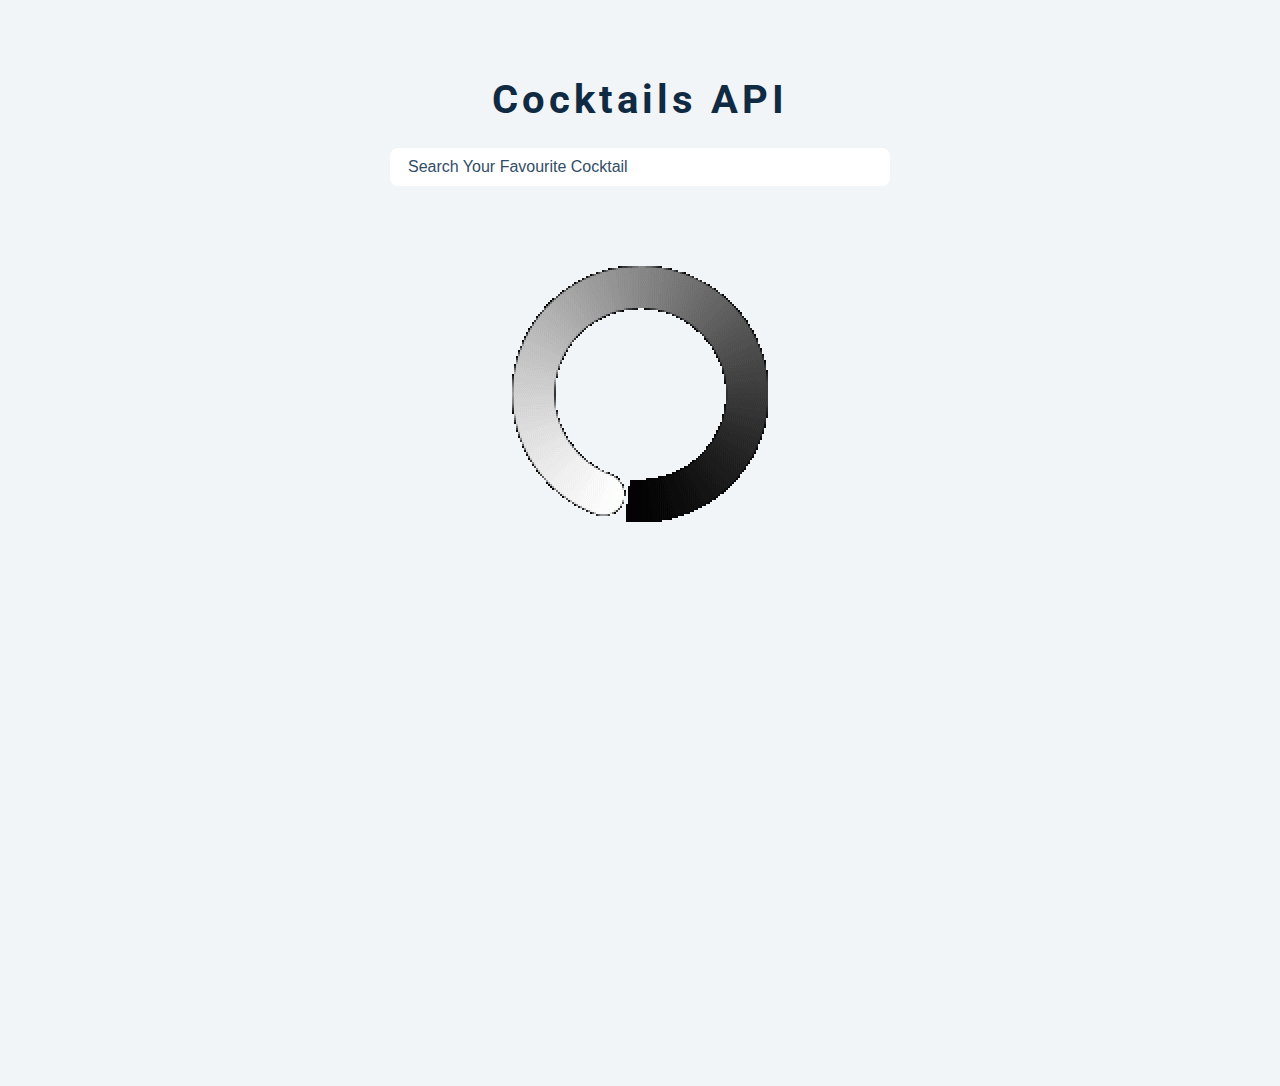
<file: Cocktails/index.html>
<!DOCTYPE html>
<html lang="en">

<head>
    <meta charset="UTF-8" />
    <meta name="viewport" content="width=device-width, initial-scale=1.0" />
    <title>Cocktails</title>
    <!-- font-awesome -->
    <link rel="stylesheet" href="https://cdnjs.cloudflare.com/ajax/libs/font-awesome/5.14.0/css/all.min.css" />
    <!-- css -->
    <link rel="stylesheet" href="./style.css" />
</head>

<body>
    <form class="search-form">
        <h2>Cocktails API</h2>
        <input type="text" placeholder="search your favourite cocktail" name="drink" />
    </form>

    <section class="section cocktails">
        <article class="loading hide-loading">
            <img src="./loading2.gif" alt="" />
        </article>
        <h2 class="title"></h2>
        <div class="section-center"></div>
    </section>
    <script type="module" src="./app.js"></script>
</body>

</html>
</file>
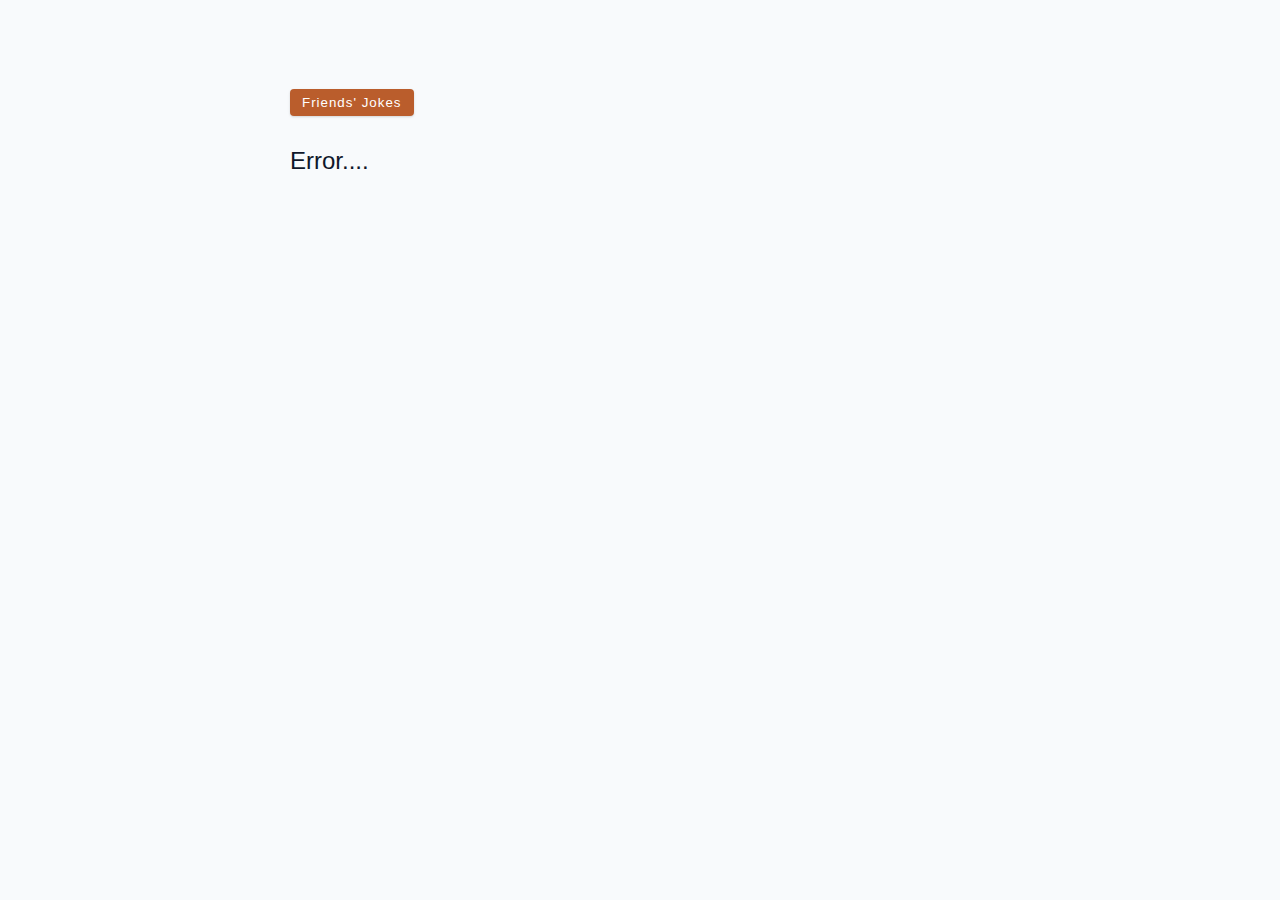
<file: Jokes/index.html>
<!DOCTYPE html>
<html lang="en">

<head>
    <meta charset="UTF-8" />
    <meta http-equiv="X-UA-Compatible" content="IE=edge" />
    <meta name="viewport" content="width=device-width, initial-scale=1.0" />
    <title>Dad Jokes Starter</title>
    <link rel="stylesheet" href="./style.css" />
</head>

<body>
    <div class="container">
        <button class="btn">Friends' Jokes</button>
        <p class="result">Lorem</p>
    </div>
    <script src="./app.js"></script>
</body>

</html>
</file>
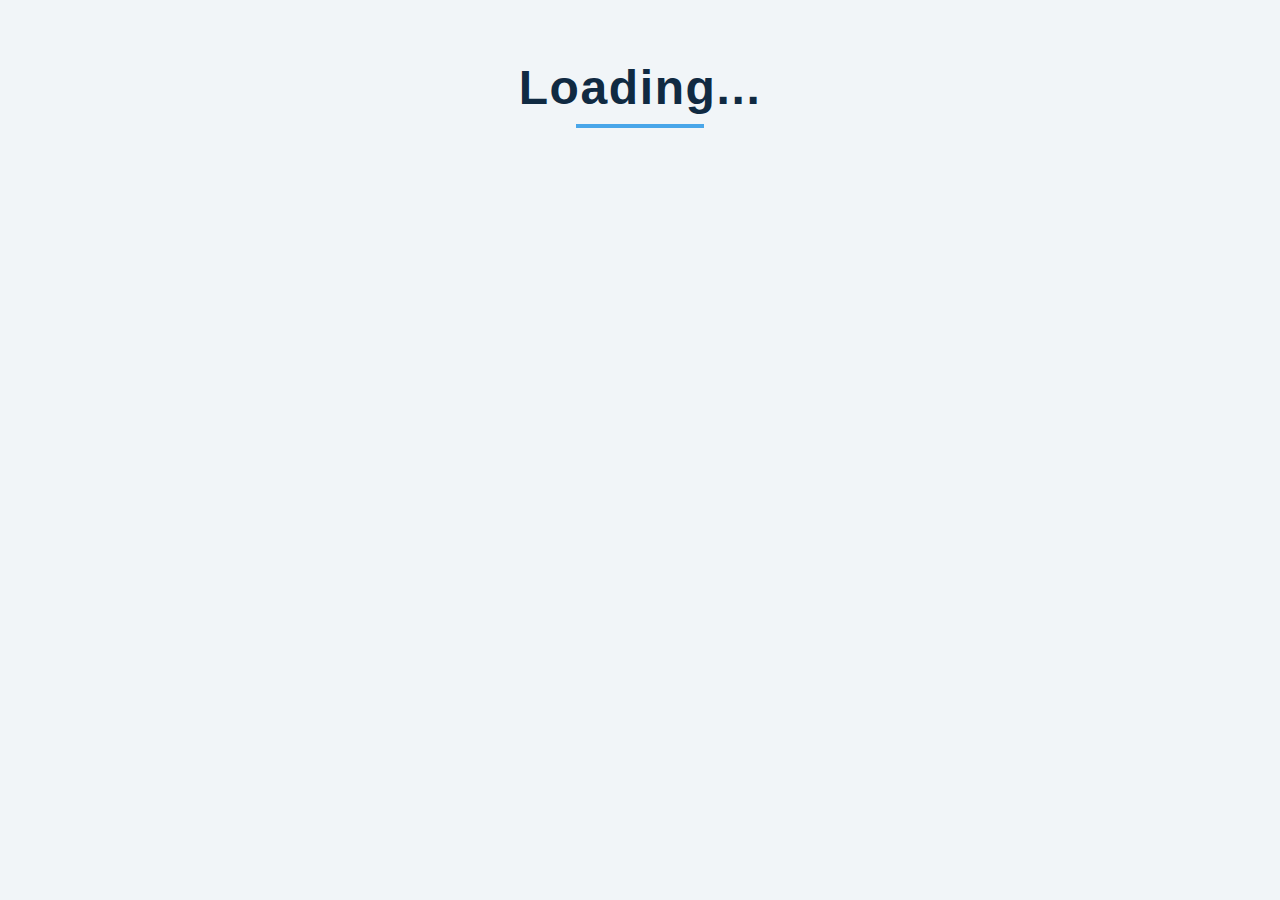
<file: Pagination/index.html>
<!DOCTYPE html>
<html lang="en">
  <head>
    <meta charset="UTF-8" />
    <meta name="viewport" content="width=device-width, initial-scale=1.0" />
    <title>Pagination Starter</title>
    <!-- font-awesome -->
    <link
      rel="stylesheet"
      href="https://cdnjs.cloudflare.com/ajax/libs/font-awesome/5.14.0/css/all.min.css"
    />

    <!-- stylesheet -->
    <link rel="stylesheet" href="./style.css" />
  </head>

  <body>
    <main>
      <div class="section-title">
        <h1>Loading...</h1>
        <div class="underline"></div>
      </div>

      <section class="followers">
        <div class="container"></div>
        <div class="btn-container"></div>
      </section>
    </main>

    <script type="module" src="./app.js"></script>
  </body>
</html>
</file>
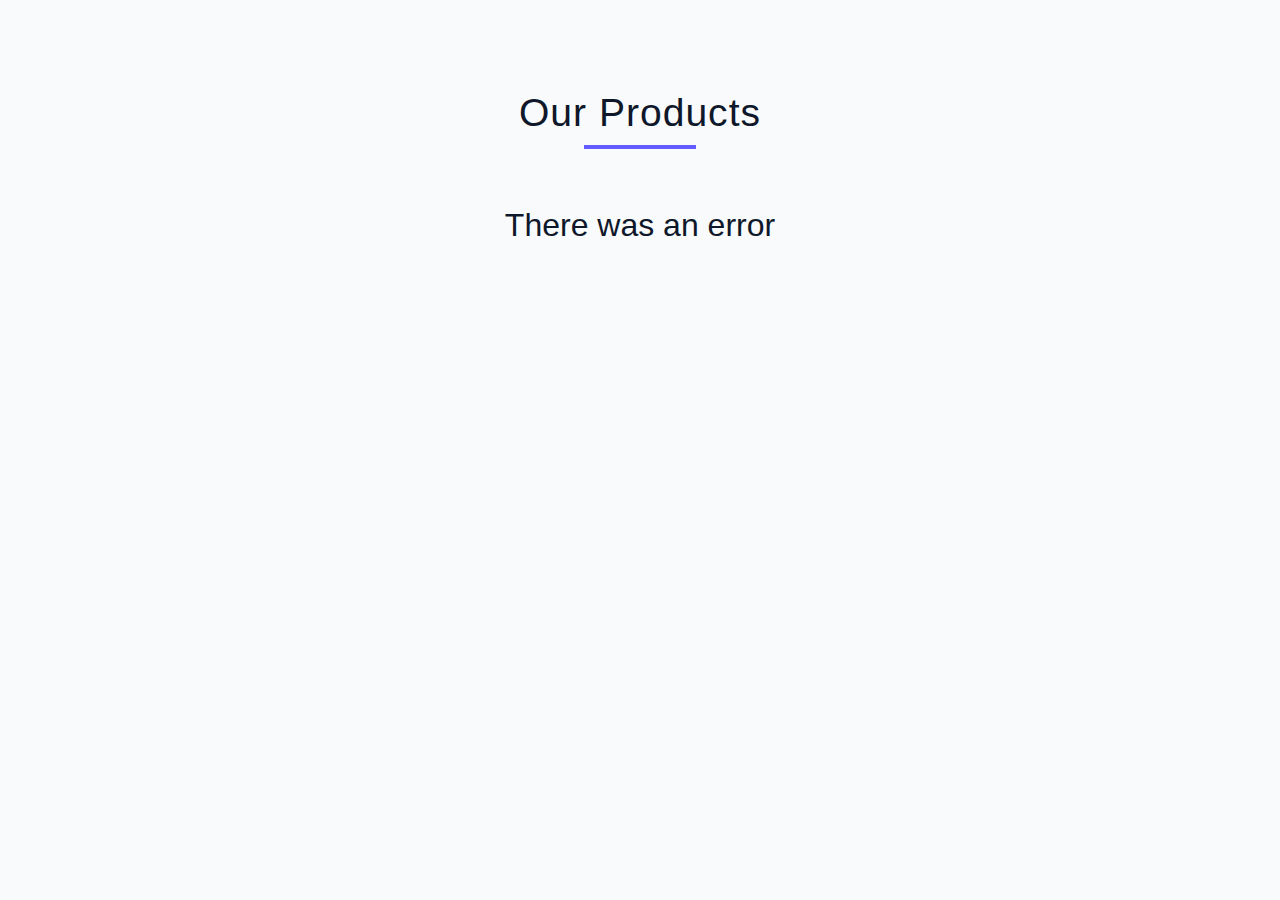
<file: Products/index.html>
<!DOCTYPE html>
<html lang="en">

<head>
    <meta charset="UTF-8" />
    <meta http-equiv="X-UA-Compatible" content="IE=edge" />
    <meta name="viewport" content="width=device-width, initial-scale=1.0" />
    <title>Products Starter</title>
    <link rel="stylesheet" href="./style.css" />
</head>

<body>
    <section class="products">
        <!-- title -->
        <div class="title">
            <h2>our products</h2>
            <div class="title-underline"></div>
        </div>
        <!-- products -->
        <div class="products-center"></div>
    </section>
    <script src="./app.js"></script>
</body>

</html>
</file>
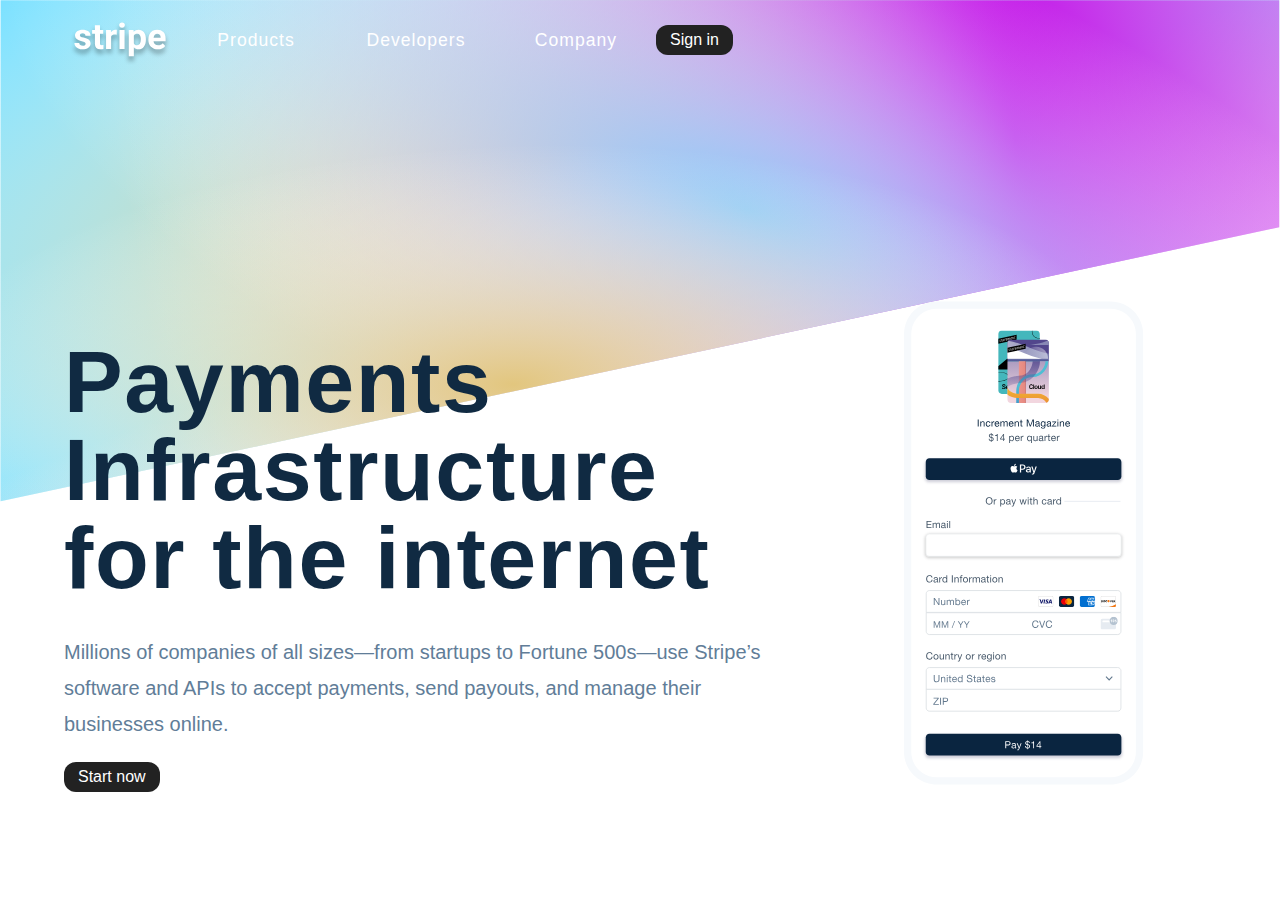
<file: Stripe-menu/index.html>
<!DOCTYPE html>
<html lang="en">
  <head>
    <meta charset="UTF-8" />
    <meta name="viewport" content="width=device-width, initial-scale=1.0" />
    <title>Stripe Setup</title>
    <!-- font-awesome -->
    <link
      rel="stylesheet"
      href="https://cdnjs.cloudflare.com/ajax/libs/font-awesome/5.14.0/css/all.min.css"
    />

    <!-- stylesheet -->
    <link rel="stylesheet" href="style.css" />
  </head>

  <body>
    <!-- nav -->
    <nav class="nav">
      <div class="nav-center">
        <div class="nav-header">
          <img src="./images/logo.svg" class="nav-logo" alt="logo" />
          <button class="btn toggle-btn">
            <i class="fas fa-bars"></i>
          </button>
          <ul class="nav-links">
            <li>
              <button class="link-btn">products</button>
            </li>
            <li>
              <button class="link-btn">developers</button>
            </li>
            <li>
              <button class="link-btn">company</button>
            </li>
          </ul>
          <button class="btn signin-btn">Sign in</button>
        </div>
      </div>
    </nav>
    <!-- hero -->

    <section class="hero">
      <div class="hero-center">
        <article class="hero-info">
          <h1>
            Payments Infrastructure <br />
            for the internet
          </h1>
          <p>
            Millions of companies of all sizes—from startups to Fortune 500s—use
            Stripe’s software and APIs to accept payments, send payouts, and
            manage their businesses online.
          </p>
          <button class="btn">Start now</button>
        </article>

        <article class="hero-images">
          <img src="./images/phone.svg" class="phone-img" alt="phone" />
        </article>
      </div>
    </section>

    <!-- sidebar -->
    <div class="sidebar-wrapper">
      <aside class="sidebar">
        <button class="close-btn">
          <i class="fas fa-times"></i>
        </button>
        <div class="sidebar-links">hello</div>
      </aside>
    </div>
    <aside class="submenu">Hello</aside>
    <script type="module" src="app.js"></script>
  </body>
</html>
</file>
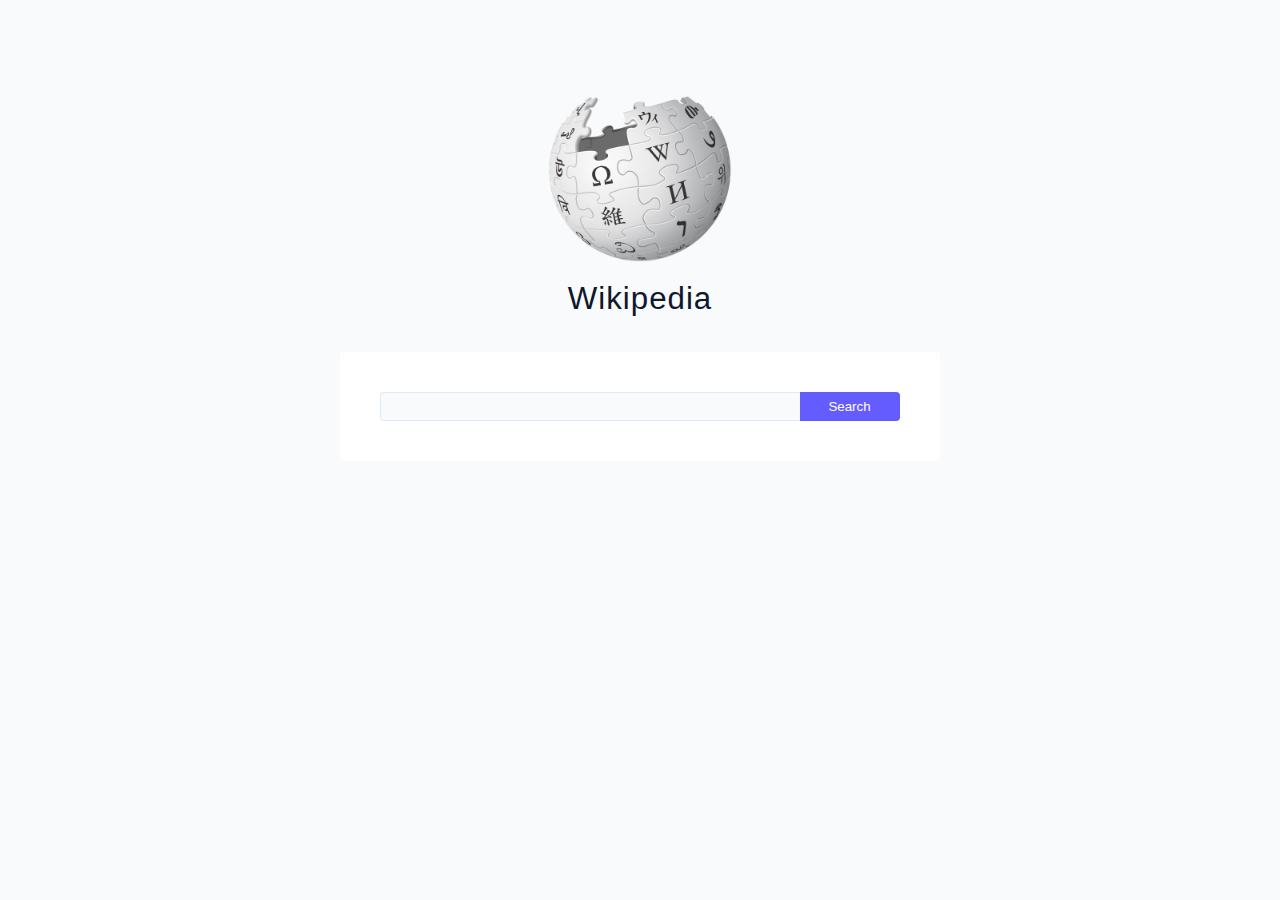
<file: Wikipedia/index.html>
<!DOCTYPE html>
<html lang="en">
  <head>
    <meta charset="UTF-8" />
    <meta http-equiv="X-UA-Compatible" content="IE=edge" />
    <meta name="viewport" content="width=device-width, initial-scale=1.0" />
    <title>Wikipedia project</title>
    <link rel="stylesheet" href="./style.css" />
  </head>

  <body>
    <section class="wiki">
      <div class="container">
        <img src="./wiki-logo.png" alt="logo" />
        <h3>Wikipedia</h3>
        <form class="form">
          <input type="text" class="form-input" />
          <button type="submit" class="submit-btn">Search</button>
        </form>
      </div>
      <!-- result -->
      <div class="results"></div>
    </section>
    <script src="./app.js"></script>
  </body>
</html>
</file>
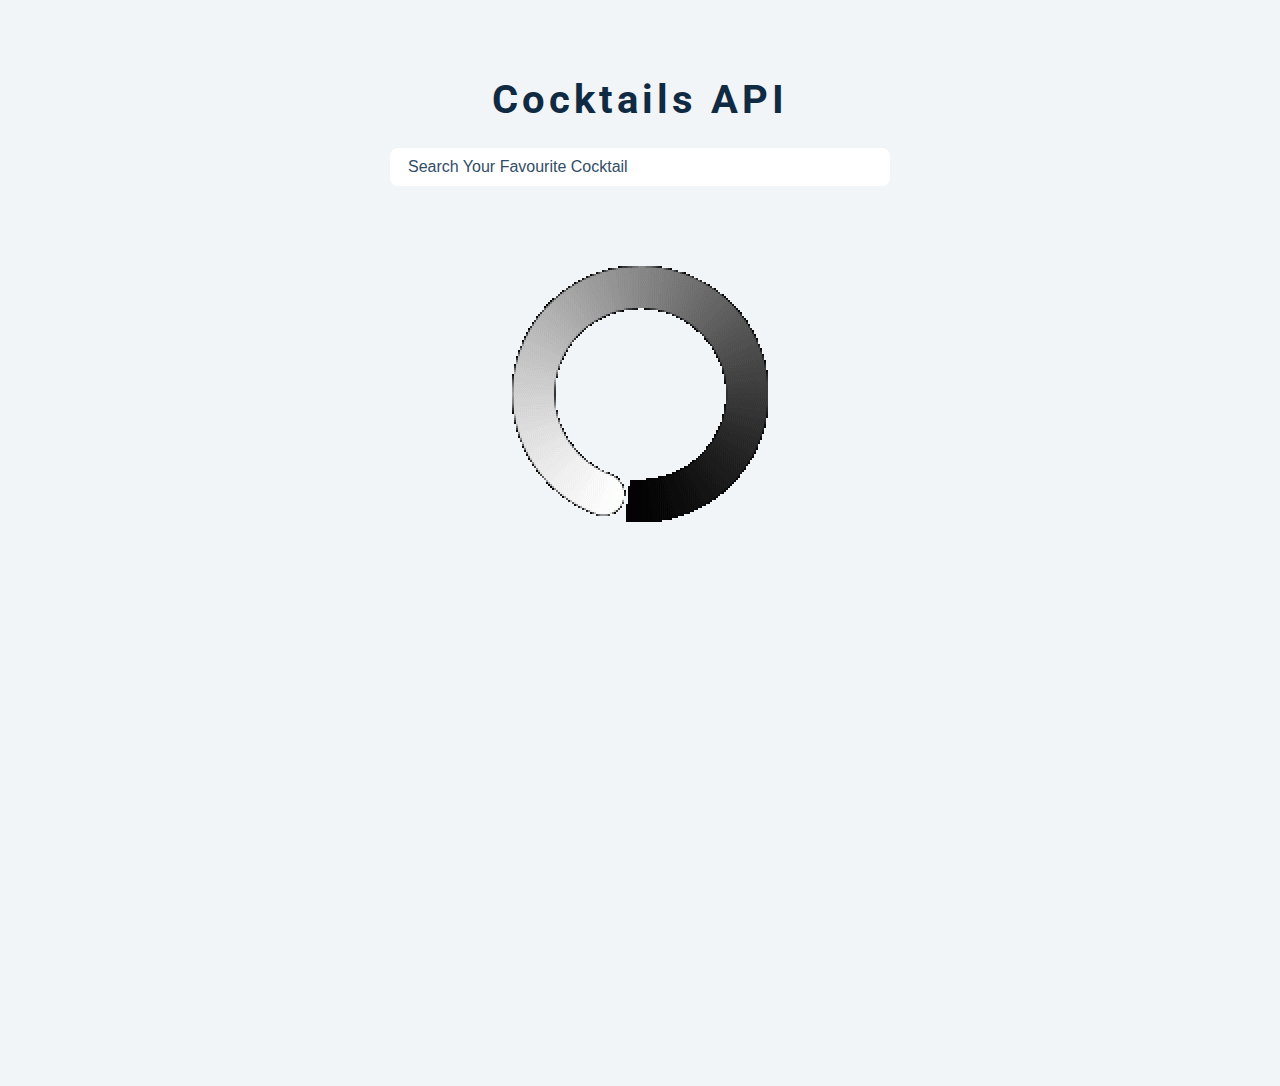
<file: Cocktails/drink.html>
<!DOCTYPE html>
<html lang="en">

<head>
    <meta charset="UTF-8" />
    <meta name="viewport" content="width=device-width, initial-scale=1.0" />
    <title>Single Cocktail</title>
    <!-- font-awesome -->
    <link rel="stylesheet" href="https://cdnjs.cloudflare.com/ajax/libs/font-awesome/5.14.0/css/all.min.css" />
    <!-- css -->
    <link rel="stylesheet" href="./style.css" />
</head>

<body>
    <section class="loading hide-loading">
        <img src="./loading2.gif" alt="loading" />
    </section>
    <section class="single-drink">
        <img src="./cocktail.jpg" class="drink-img" alt="loading" />
        <article class="drink-info">
            <h2 class="drink-name"></h2>
            <p class="drink-desc"></p>
            <ul class="drink-ingredients"></ul>
            <a href="./index.html" class="btn">all cocktails</a>
        </article>
    </section>
    <script type="module" src="./singleDrink.js"></script>
</body>

</html>
</file>
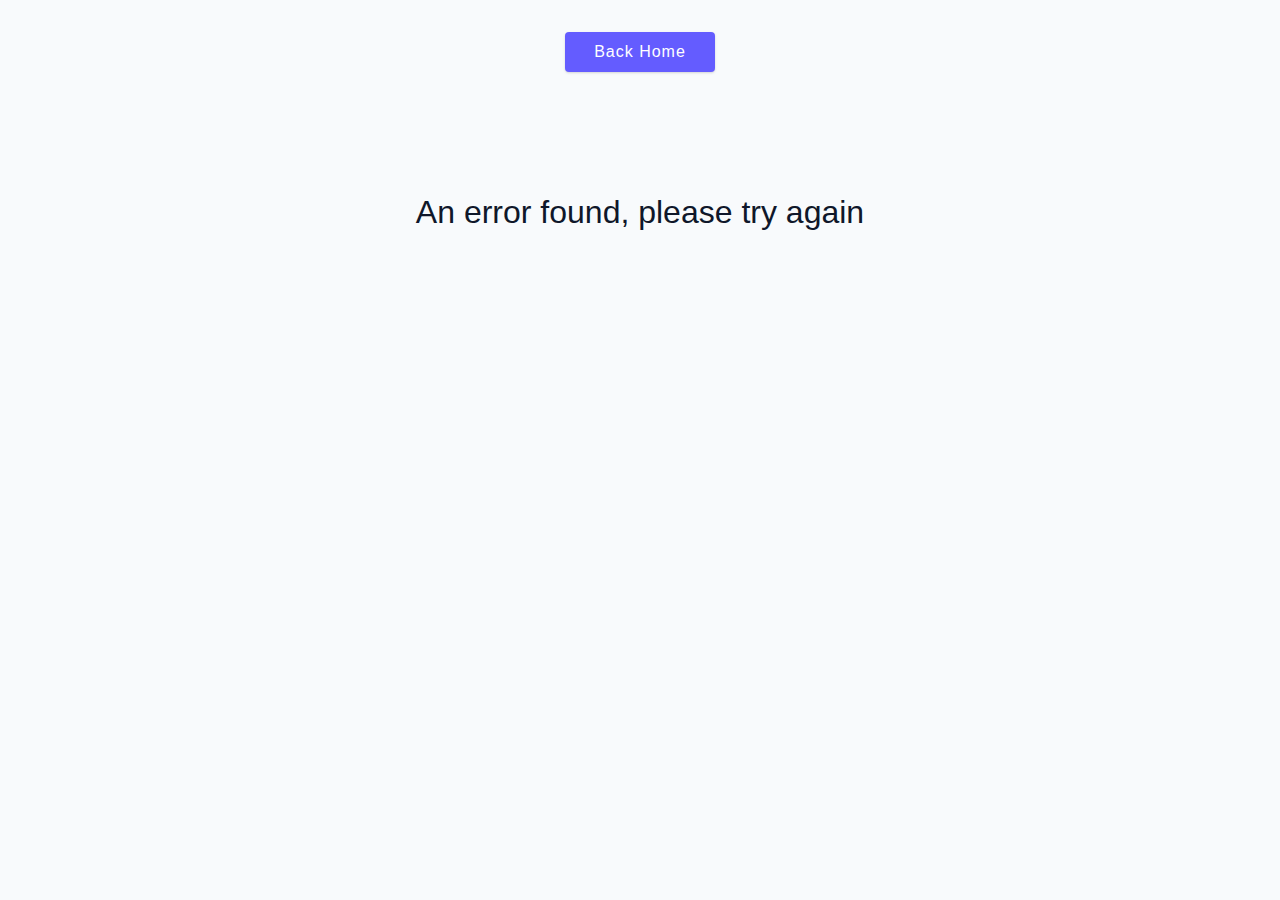
<file: Products/product.html>
<!DOCTYPE html>
<html lang="en">

<head>
    <meta charset="UTF-8" />
    <meta http-equiv="X-UA-Compatible" content="IE=edge" />
    <meta name="viewport" content="width=device-width, initial-scale=1.0" />
    <link rel="stylesheet" href="./style.css" />
    <title>Single Product</title>
</head>

<body>
    <a href="./index.html" class="btn home-link">Back Home</a>
    <section class="product"></section>
    <script src="./product.js"></script>
</body>

</html>
</file>
<file: Cocktails/style.css>
/*
=============== 
Fonts
===============
*/

@import url('https://fonts.googleapis.com/css?family=Open+Sans|Roboto:400,700&display=swap');

/*
=============== 
Variables
===============
*/

:root {
    /* dark shades of primary color*/
    --clr-primary-1: hsl(205, 86%, 17%);
    --clr-primary-2: hsl(205, 77%, 27%);
    --clr-primary-3: hsl(205, 72%, 37%);
    --clr-primary-4: hsl(205, 63%, 48%);
    /* primary/main color */
    --clr-primary-5: #49a6e9;
    /* lighter shades of primary color */
    --clr-primary-6: hsl(205, 89%, 70%);
    --clr-primary-7: hsl(205, 90%, 76%);
    --clr-primary-8: hsl(205, 86%, 81%);
    --clr-primary-9: hsl(205, 90%, 88%);
    --clr-primary-10: hsl(205, 100%, 96%);
    /* darkest grey - used for headings */
    --clr-grey-1: hsl(209, 61%, 16%);
    --clr-grey-2: hsl(211, 39%, 23%);
    --clr-grey-3: hsl(209, 34%, 30%);
    --clr-grey-4: hsl(209, 28%, 39%);
    /* grey used for paragraphs */
    --clr-grey-5: hsl(210, 22%, 49%);
    --clr-grey-6: hsl(209, 23%, 60%);
    --clr-grey-7: hsl(211, 27%, 70%);
    --clr-grey-8: hsl(210, 31%, 80%);
    --clr-grey-9: hsl(212, 33%, 89%);
    --clr-grey-10: hsl(210, 36%, 96%);
    --clr-white: #fff;
    --clr-red-dark: hsl(360, 67%, 44%);
    --clr-red-light: hsl(360, 71%, 66%);
    --clr-green-dark: hsl(125, 67%, 44%);
    --clr-green-light: hsl(125, 71%, 66%);
    --clr-black: #222;
    --ff-primary: 'Roboto', sans-serif;
    --ff-secondary: 'Open Sans', sans-serif;
    --transition: all 0.3s linear;
    --spacing: 0.25rem;
    --radius: 0.5rem;
    --light-shadow: 0 5px 15px rgba(0, 0, 0, 0.1);
    --dark-shadow: 0 5px 15px rgba(0, 0, 0, 0.2);
    --max-width: 1170px;
    --fixed-width: 620px;
}


/*
=============== 
Global Styles
===============
*/

*,
::after,
::before {
    margin: 0;
    padding: 0;
    box-sizing: border-box;
}

body {
    font-family: var(--ff-secondary);
    background: var(--clr-grey-10);
    color: var(--clr-grey-1);
    line-height: 1.5;
    font-size: 0.875rem;
}

ul {
    list-style-type: none;
}

a {
    text-decoration: none;
}

h1,
h2,
h3,
h4 {
    letter-spacing: var(--spacing);
    text-transform: capitalize;
    line-height: 1.25;
    margin-bottom: 0.75rem;
    font-family: var(--ff-primary);
}

h1 {
    font-size: 3rem;
}

h2 {
    font-size: 2rem;
}

h3 {
    font-size: 1.25rem;
}

h4 {
    font-size: 0.875rem;
}

p {
    margin-bottom: 1.25rem;
    color: var(--clr-grey-5);
}

@media screen and (min-width: 800px) {
    h1 {
        font-size: 4rem;
    }
    h2 {
        font-size: 2.5rem;
    }
    h3 {
        font-size: 1.75rem;
    }
    h4 {
        font-size: 1rem;
    }
    body {
        font-size: 1rem;
    }
    h1,
    h2,
    h3,
    h4 {
        line-height: 1;
    }
}


/*  global classes */

.btn {
    text-transform: uppercase;
    background: var(--clr-primary-5);
    color: var(--clr-white);
    padding: 0.375rem 0.75rem;
    letter-spacing: var(--spacing);
    display: block;
    transition: var(--transition);
    font-size: 0.875rem;
    border: 2px solid var(--clr-primary-5);
    cursor: pointer;
    box-shadow: 0 1px 3px rgba(0, 0, 0, 0.2);
    border-radius: var(--radius);
}

.btn:hover {
    color: var(--clr-primary-5);
    background: var(--clr-primary-1);
    border-color: var(--clr-primary-1);
}


/* section */

.section {
    padding: 5rem 0;
}

.section-center {
    width: 85vw;
    margin: 0 auto;
    max-width: 1170px;
}

@media screen and (min-width: 576px) {
    .section-center {
        display: grid;
        grid-template-columns: repeat(auto-fill, minmax(300px, 1fr));
        column-gap: 4rem;
    }
}

@media screen and (min-width: 992px) {
    .section-center {
        width: 95vw;
    }
}


/* loading */

.loading {
    min-height: 100vh;
    display: grid;
    justify-content: center;
    position: absolute;
    top: 0;
    left: 0;
    width: 100%;
    height: 100%;
    background: var(--clr-grey-10);
    padding-top: 5rem;
    z-index: 999;
}

.hide-loading {
    display: none;
}


/* search form */

.search-form {
    text-align: center;
    padding-top: 5rem;
    width: 85vw;
    max-width: 500px;
    margin: 0 auto;
}

input {
    width: 100%;
    font-size: 1rem;
    border-color: transparent;
    margin-top: 1rem;
    padding: 0.5rem 1rem;
}

input {
    border-radius: var(--radius);
}

input::placeholder {
    text-transform: capitalize;
    color: var(--clr-grey-3);
}


/* cocktails */

.cocktails {
    position: relative;
}

.title {
    font-size: 2rem;
    text-align: center;
}

.cocktail {
    background: var(--clr-white);
    border-radius: var(--radius);
    box-shadow: var(--light-shadow);
    transition: var(--transition);
    margin-bottom: 3rem;
    position: relative;
}

.cocktail:hover {
    box-shadow: var(--dark-shadow);
    transform: scale(1.005);
}

.cocktail img {
    width: 100%;
    display: block;
    border-radius: var(--radius);
    border: 10px solid var(--clr-white);
    transition: var(--transition);
    height: 268px;
    object-fit: cover;
}

.cocktail:hover img {
    filter: blur(2px) grayscale(50%);
}

.cocktail h3 {
    position: absolute;
    bottom: -1rem;
    right: -1rem;
    background: var(--clr-black);
    color: var(--clr-white);
    padding: 1rem 1.5rem;
    text-align: center;
    margin-bottom: 0;
    text-transform: uppercase;
    font-family: monospace;
    font-size: 2rem;
    border-radius: var(--radius);
}


/* single cocktail */

.single-drink {
    width: 85vw;
    max-width: var(--max-width);
    margin: 0 auto;
    margin-top: 4rem;
}

.drink-img {
    width: 100%;
    height: 400px;
    object-fit: cover;
    display: block;
    border: 10px solid var(--clr-white);
    border-radius: var(--radius);
}

@media screen and (min-width: 992px) {
    .single-drink {
        display: grid;
        grid-template-columns: 1fr 1fr;
        column-gap: 3rem;
    }
}

.drink-info {
    padding-top: 2rem;
}

.drink-ingredients .far {
    margin-right: 1rem;
}

.single-drink .btn {
    display: inline-block;
    margin-top: 2rem;
}
</file>
<file: Jokes/style.css>
*,
::after,
::before {
    box-sizing: border-box;
}

:root {
    --primary-100: hsl(21, 94%, 87%);
    --primary-200: hsl(21, 80%, 74%);
    --primary-300: hsl(21, 65%, 59%);
    --primary-400: hsl(21, 57%, 50%);
    /* primary/main color */
    --primary-500: hsl(21, 62%, 45%);
    --primary-600: hsl(21, 77%, 34%);
    --primary-700: hsl(21, 81%, 29%);
    --primary-800: hsl(21, 84%, 25%);
    --primary-900: hsl(21, 91%, 17%);
    /* grey */
    --grey-50: #f8fafc;
    --grey-100: #f1f5f9;
    --grey-200: #e2e8f0;
    --grey-300: #cbd5e1;
    --grey-400: #94a3b8;
    --grey-500: #64748b;
    --grey-600: #475569;
    --grey-700: #334155;
    --grey-800: #1e293b;
    --grey-900: #0f172a;
    /* rest of the colors */
    --black: #222;
    --white: #fff;
    --red-light: #f8d7da;
    --red-dark: #842029;
    --green-light: #d1e7dd;
    --green-dark: #0f5132;
    --smallText: 0.7em;
    /* rest of the vars */
    --backgroundColor: var(--grey-50);
    --textColor: var(--grey-900);
    --borderRadius: 0.25rem;
    --letterSpacing: 1px;
    --transition: 0.3s ease-in-out all;
    --max-width: 1120px;
    --fixed-width: 600px;
    --fluid-width: 90vw;
    /* box shadow*/
    --shadow-1: 0 1px 3px 0 rgba(0, 0, 0, 0.1), 0 1px 2px 0 rgba(0, 0, 0, 0.06);
    --shadow-2: 0 4px 6px -1px rgba(0, 0, 0, 0.1), 0 2px 4px -1px rgba(0, 0, 0, 0.06);
    --shadow-3: 0 10px 15px -3px rgba(0, 0, 0, 0.1), 0 4px 6px -2px rgba(0, 0, 0, 0.05);
    --shadow-4: 0 20px 25px -5px rgba(0, 0, 0, 0.1), 0 10px 10px -5px rgba(0, 0, 0, 0.04);
}

body {
    background: var(--backgroundColor);
    font-family: -apple-system, BlinkMacSystemFont, 'Segoe UI', Roboto, Oxygen, Ubuntu, Cantarell, 'Open Sans', 'Helvetica Neue', sans-serif;
    font-weight: 400;
    line-height: 1.75;
    color: var(--textColor);
}

p {
    margin-bottom: 1.5rem;
    max-width: 40em;
}

h1,
h2,
h3,
h4,
h5 {
    margin: 0;
    margin-bottom: 1.38rem;
    font-family: var(--headingFont);
    font-weight: 400;
    line-height: 1.3;
    text-transform: capitalize;
    letter-spacing: var(--letterSpacing);
}

h1 {
    margin-top: 0;
    font-size: 3.052rem;
}

h2 {
    font-size: 2.441rem;
}

h3 {
    font-size: 1.953rem;
}

h4 {
    font-size: 1.563rem;
}

h5 {
    font-size: 1.25rem;
}

small,
.text-small {
    font-size: var(--smallText);
}

a {
    text-decoration: none;
}

ul {
    list-style-type: none;
    padding: 0;
}

.img {
    width: 100%;
    display: block;
    object-fit: cover;
}

.btn {
    cursor: pointer;
    color: var(--white);
    background: var(--primary-500);
    border: transparent;
    border-radius: var(--borderRadius);
    letter-spacing: var(--letterSpacing);
    padding: 0.375rem 0.75rem;
    box-shadow: var(--shadow-1);
    transition: var(--transition);
    text-transform: capitalize;
    display: inline-block;
}

.btn:hover {
    background: var(--primary-700);
    box-shadow: var(--shadow-3);
}


/*
=============== 
Jokes
===============
*/

.container {
    width: 90vw;
    max-width: 700px;
    margin: 0 auto;
    padding-top: 5rem;
}

.result {
    font-size: 1.5rem;
}
</file>
<file: Pagination/style.css>
/*
=============== 
Variables
===============
*/

:root {
    /* dark shades of primary color*/
    --clr-primary-1: hsl(205, 86%, 17%);
    --clr-primary-2: hsl(205, 77%, 27%);
    --clr-primary-3: hsl(205, 72%, 37%);
    --clr-primary-4: hsl(205, 63%, 48%);
    /* primary/main color */
    --clr-primary-5: hsl(205, 78%, 60%);
    /* lighter shades of primary color */
    --clr-primary-6: hsl(205, 89%, 70%);
    --clr-primary-7: hsl(205, 90%, 76%);
    --clr-primary-8: hsl(205, 86%, 81%);
    --clr-primary-9: hsl(205, 90%, 88%);
    --clr-primary-10: hsl(205, 100%, 96%);
    /* darkest grey - used for headings */
    --clr-grey-1: hsl(209, 61%, 16%);
    --clr-grey-2: hsl(211, 39%, 23%);
    --clr-grey-3: hsl(209, 34%, 30%);
    --clr-grey-4: hsl(209, 28%, 39%);
    /* grey used for paragraphs */
    --clr-grey-5: hsl(210, 22%, 49%);
    --clr-grey-6: hsl(209, 23%, 60%);
    --clr-grey-7: hsl(211, 27%, 70%);
    --clr-grey-8: hsl(210, 31%, 80%);
    --clr-grey-9: hsl(212, 33%, 89%);
    --clr-grey-10: hsl(210, 36%, 96%);
    --clr-white: #fff;
    --clr-red-dark: hsl(360, 67%, 44%);
    --clr-red-light: hsl(360, 71%, 66%);
    --clr-green-dark: hsl(125, 67%, 44%);
    --clr-green-light: hsl(125, 71%, 66%);
    --clr-black: #222;
    --transition: all 0.3s linear;
    --spacing: 0.1rem;
    --radius: 0.75rem;
    --light-shadow: 0 5px 15px rgba(0, 0, 0, 0.1);
    --dark-shadow: 0 5px 15px rgba(0, 0, 0, 0.2);
    --max-width: 1170px;
    --fixed-width: 620px;
}


/*
  =============== 
  Global Styles
  ===============
  */

*,
 ::after,
 ::before {
    margin: 0;
    padding: 0;
    box-sizing: border-box;
}

body {
    font-family: -apple-system, BlinkMacSystemFont, 'Segoe UI', Roboto, Oxygen, Ubuntu, Cantarell, 'Open Sans', 'Helvetica Neue', sans-serif;
    background: var(--clr-grey-10);
    color: var(--clr-grey-1);
    line-height: 1.5;
    font-size: 0.875rem;
}

ul {
    list-style-type: none;
}

a {
    text-decoration: none;
}

h1,
h2,
h3,
h4 {
    letter-spacing: var(--spacing);
    text-transform: capitalize;
    line-height: 1.25;
    margin-bottom: 0.75rem;
}

h1 {
    font-size: 2.75rem;
}

h2 {
    font-size: 2rem;
}

h3 {
    font-size: 1.25rem;
}

h4 {
    font-size: 0.875rem;
}

p {
    margin-bottom: 1.25rem;
    color: var(--clr-grey-5);
}

@media screen and (min-width: 800px) {
    h1 {
        font-size: 3rem;
    }
    h2 {
        font-size: 2.5rem;
    }
    h3 {
        font-size: 1.75rem;
    }
    h4 {
        font-size: 1rem;
    }
    body {
        font-size: 1rem;
    }
    h1,
    h2,
    h3,
    h4 {
        line-height: 1;
    }
}


/*
  =============== 
  Pagination
  ===============
  */

.section-title {
    text-align: center;
    margin: 4rem 0 6rem 0;
}

.underline {
    width: 8rem;
    height: 0.25rem;
    background: var(--clr-primary-5);
    margin: 0 auto;
}

.followers {
    width: 90vw;
    max-width: var(--max-width);
    margin: 5rem auto;
}

.container {
    display: grid;
    gap: 2rem;
    margin-bottom: 4rem;
}

@media screen and (min-width: 576px) {
    .container {
        grid-template-columns: repeat(auto-fill, minmax(250px, 1fr));
    }
}

.card {
    background: var(--clr-white);
    border-radius: var(--radius);
    box-shadow: var(--light-shadow);
    padding: 2rem 3.5rem;
    text-align: center;
}

.card img {
    width: 130px;
    height: 130px;
    border-radius: 50%;
    object-fit: cover;
    margin-bottom: 0.75rem;
}

.card h4 {
    margin-bottom: 1.5rem;
    font-size: 0.85rem;
    color: var(--clr-grey-5);
}

.btn {
    padding: 0.35rem 0.75rem;
    letter-spacing: 1.6px;
    font-size: 0.75rem;
    color: var(--clr-white);
    background: var(--clr-primary-5);
    border-radius: var(--radius);
    border-color: transparent;
    text-transform: uppercase;
    transition: var(--transition);
    cursor: pointer;
}

.btn-container {
    display: flex;
    justify-content: center;
    flex-wrap: wrap;
}

.page-btn {
    width: 2rem;
    height: 2rem;
    background: var(--clr-primary-7);
    border-color: transparent;
    border-radius: 5px;
    cursor: pointer;
    margin: 0.5rem;
    transition: var(--transition);
}

.active-btn {
    background: var(--clr-primary-1);
    color: var(--clr-white);
}

.prev-btn,
.next-btn {
    background: transparent;
    border-color: transparent;
    font-weight: bold;
    text-transform: capitalize;
    letter-spacing: var(--spacing);
    margin: 0.5rem;
    font-size: 1rem;
    cursor: pointer;
}

@media screen and (min-width: 775px) {
    .btn-container {
        margin: 0 auto;
        max-width: 700px;
    }
}
</file>
<file: Products/style.css>
*,
::after,
::before {
    box-sizing: border-box;
}

html {
    font-size: 100%;
}


/*16px*/

:root {
    /* colors */
    --primary-100: #e2e0ff;
    --primary-200: #c1beff;
    --primary-300: #a29dff;
    --primary-400: #837dff;
    --primary-500: #645cff;
    --primary-600: #504acc;
    --primary-700: #3c3799;
    --primary-800: #282566;
    --primary-900: #141233;
    /* grey */
    --grey-50: #f8fafc;
    --grey-100: #f1f5f9;
    --grey-200: #e2e8f0;
    --grey-300: #cbd5e1;
    --grey-400: #94a3b8;
    --grey-500: #64748b;
    --grey-600: #475569;
    --grey-700: #334155;
    --grey-800: #1e293b;
    --grey-900: #0f172a;
    /* rest of the colors */
    --black: #222;
    --white: #fff;
    --red-light: #f8d7da;
    --red-dark: #842029;
    --green-light: #d1e7dd;
    --green-dark: #0f5132;
    /* fonts  */
    --small-text: 0.875rem;
    --extra-small-text: 0.7em;
    /* rest of the vars */
    --backgroundColor: var(--grey-50);
    --textColor: var(--grey-900);
    --borderRadius: 0.25rem;
    --letterSpacing: 1px;
    --transition: 0.3s ease-in-out all;
    --max-width: 1120px;
    --fixed-width: 600px;
    /* box shadow*/
    --shadow-1: 0 1px 3px 0 rgba(0, 0, 0, 0.1), 0 1px 2px 0 rgba(0, 0, 0, 0.06);
    --shadow-2: 0 4px 6px -1px rgba(0, 0, 0, 0.1), 0 2px 4px -1px rgba(0, 0, 0, 0.06);
    --shadow-3: 0 10px 15px -3px rgba(0, 0, 0, 0.1), 0 4px 6px -2px rgba(0, 0, 0, 0.05);
    --shadow-4: 0 20px 25px -5px rgba(0, 0, 0, 0.1), 0 10px 10px -5px rgba(0, 0, 0, 0.04);
}

body {
    background: var(--backgroundColor);
    font-family: -apple-system, BlinkMacSystemFont, 'Segoe UI', Roboto, Oxygen, Ubuntu, Cantarell, 'Open Sans', 'Helvetica Neue', sans-serif;
    font-weight: 400;
    line-height: 1.75;
    color: var(--textColor);
}

p {
    margin-bottom: 1.5rem;
    max-width: 40em;
}

h1,
h2,
h3,
h4,
h5 {
    margin: 0;
    margin-bottom: 1.38rem;
    font-weight: 400;
    line-height: 1.3;
    text-transform: capitalize;
    letter-spacing: var(--letterSpacing);
}

h1 {
    margin-top: 0;
    font-size: 3.052rem;
}

h2 {
    font-size: 2.441rem;
}

h3 {
    font-size: 1.953rem;
}

h4 {
    font-size: 1.563rem;
}

h5 {
    font-size: 1.25rem;
}

small,
.text-small {
    font-size: var(--small-text);
}

a {
    text-decoration: none;
}

ul {
    list-style-type: none;
    padding: 0;
}

.img {
    width: 100%;
    display: block;
    object-fit: cover;
}


/* buttons */

.btn {
    cursor: pointer;
    color: var(--white);
    background: var(--primary-500);
    border: transparent;
    border-radius: var(--borderRadius);
    letter-spacing: var(--letterSpacing);
    padding: 0.375rem 0.75rem;
    box-shadow: var(--shadow-1);
    transition: var(--transition);
    text-transform: capitalize;
    display: inline-block;
}

.btn:hover {
    background: var(--primary-700);
    box-shadow: var(--shadow-3);
}

@keyframes spinner {
    to {
        transform: rotate(360deg);
    }
}

.loading {
    width: 6rem;
    height: 6rem;
    border: 5px solid var(--grey-400);
    border-radius: 50%;
    border-top-color: var(--primary-500);
    animation: spinner 0.6s linear infinite;
}

.loading {
    margin: 0 auto;
    margin-top: 4rem;
}


/* title */

.title {
    text-align: center;
    margin-bottom: 3rem;
}

.title-underline {
    background: var(--primary-500);
    width: 7rem;
    height: 0.25rem;
    margin: 0 auto;
    margin-top: -1rem;
}


/*
=============== 
Products 
===============
*/

.products {
    padding: 5rem 0;
}

.products-center {
    width: 90vw;
    max-width: 1170px;
    margin: 0 auto;
}

.products-container {
    display: grid;
    gap: 2rem;
}

.single-product-img {
    border-radius: var(--borderRadius);
    height: 15rem;
}

.single-product footer {
    padding: 0.75rem 0;
    text-align: center;
}

.single-product .name {
    margin-bottom: 0.25rem;
    text-transform: capitalize;
    letter-spacing: var(--letterSpacing);
    color: var(--grey-500);
}

.single-product .price {
    margin-bottom: 0;
    color: var(--grey-700);
    font-weight: 700;
    font-size: 1rem;
    letter-spacing: var(--letterSpacing);
}

@media screen and (min-width: 768px) {
    .products-container {
        grid-template-columns: repeat(2, 1fr);
    }
    .single-product-img {
        height: 10rem;
    }
    .single-product .name {
        font-size: 0.85rem;
    }
    .single-product .price {
        font-size: 0.85rem;
    }
    .single-product {
        margin-bottom: 0;
    }
}

@media screen and (min-width: 1000px) {
    .products-container {
        grid-template-columns: repeat(3, 1fr);
    }
}

.error {
    text-align: center;
    font-size: 2rem;
}


/*
=============== 
Single Product
===============
*/

.home-link {
    display: block;
    width: 150px;
    margin: 2rem auto;
    text-align: center;
}

.product {
    padding: 5rem 0;
    width: 90vw;
    max-width: 1170px;
    margin: 0 auto;
}

.product-loading {
    text-align: center;
}

.product-wrapper img {
    height: 15rem;
    border-radius: var(--borderRadius);
}

.product-color {
    display: inline-block;
    width: 1rem;
    height: 1rem;
    border-radius: 50%;
    background: #222;
    margin: 0.5rem 0.5rem 0.25rem 0;
}

.product-info {
    padding-top: 1rem;
}

.product-info h3 {
    margin: 0;
    margin-bottom: 0.25rem;
}

.product-info h5 {
    color: var(--grey-500);
    margin: 0;
    margin-bottom: 0.25rem;
}

.product span {
    color: var(--grey-800);
}

.product p {
    margin: 0;
    margin-bottom: 1.25rem;
}

@media screen and (min-width: 768px) {
    .product-wrapper {
        display: grid;
        grid-template-columns: 1fr 1fr;
        column-gap: 2rem;
    }
    .product-wrapper img {
        height: 100%;
        max-height: 500px;
    }
}
</file>
<file: Stripe-menu/style.css>
/*
=============== 
Variables
===============
*/

:root {
    /* dark shades of primary color*/
    --clr-primary-1: hsl(205, 86%, 17%);
    --clr-primary-2: hsl(205, 77%, 27%);
    --clr-primary-3: hsl(205, 72%, 37%);
    --clr-primary-4: hsl(205, 63%, 48%);
    /* primary/main color */
    --clr-primary-5: hsl(205, 78%, 60%);
    /* lighter shades of primary color */
    --clr-primary-6: hsl(205, 89%, 70%);
    --clr-primary-7: hsl(205, 90%, 76%);
    --clr-primary-8: hsl(205, 86%, 81%);
    --clr-primary-9: hsl(205, 90%, 88%);
    --clr-primary-10: hsl(205, 100%, 96%);
    /* darkest grey - used for headings */
    --clr-grey-1: hsl(209, 61%, 16%);
    --clr-grey-2: hsl(211, 39%, 23%);
    --clr-grey-3: hsl(209, 34%, 30%);
    --clr-grey-4: hsl(209, 28%, 39%);
    /* grey used for paragraphs */
    --clr-grey-5: hsl(210, 22%, 49%);
    --clr-grey-6: hsl(209, 23%, 60%);
    --clr-grey-7: hsl(211, 27%, 70%);
    --clr-grey-8: hsl(210, 31%, 80%);
    --clr-grey-9: hsl(212, 33%, 89%);
    --clr-grey-10: hsl(210, 36%, 96%);
    --clr-white: #fff;
    --clr-red-dark: hsl(360, 67%, 44%);
    --clr-red-light: hsl(360, 71%, 66%);
    --clr-green-dark: hsl(125, 67%, 44%);
    --clr-green-light: hsl(125, 71%, 66%);
    --clr-black: #222;
    --transition: all 0.3s linear;
    --spacing: 0.1rem;
    --radius: 0.75rem;
    --light-shadow: 0 5px 15px rgba(0, 0, 0, 0.1);
    --dark-shadow: 0 5px 15px rgba(0, 0, 0, 0.2);
    --max-width: 1170px;
    --fixed-width: 620px;
}


/*
  =============== 
  Global Styles
  ===============
  */

*,
 ::after,
 ::before {
    margin: 0;
    padding: 0;
    box-sizing: border-box;
}

body {
    font-family: -apple-system, BlinkMacSystemFont, 'Segoe UI', Roboto, Oxygen, Ubuntu, Cantarell, 'Open Sans', 'Helvetica Neue', sans-serif;
    background: var(--clr-white);
    color: var(--clr-grey-1);
    line-height: 1.5;
    font-size: 0.875rem;
}

ul {
    list-style-type: none;
}

a {
    text-decoration: none;
}

h1,
h2,
h3,
h4 {
    letter-spacing: var(--spacing);
    text-transform: capitalize;
    line-height: 1.25;
    margin-bottom: 0.75rem;
}

h1 {
    font-size: 2.75rem;
}

h2 {
    font-size: 2rem;
}

h3 {
    font-size: 1.25rem;
}

h4 {
    font-size: 0.875rem;
}

p {
    margin-bottom: 1.25rem;
    color: var(--clr-grey-5);
}

@media screen and (min-width: 800px) {
    h1 {
        font-size: 4rem;
    }
    h2 {
        font-size: 2.5rem;
    }
    h3 {
        font-size: 1.75rem;
    }
    h4 {
        font-size: 1rem;
    }
    body {
        font-size: 1rem;
    }
    h1,
    h2,
    h3,
    h4 {
        line-height: 1;
    }
}


/*
  =============== 
  Stripe Styles
  ===============
  */

.nav {
    height: 5rem;
    display: flex;
    align-items: center;
    justify-content: center;
    background: transparent;
    position: relative;
    z-index: 1;
}

.nav-center {
    width: 90vw;
    max-width: var(--max-width);
}

.nav-header {
    display: flex;
    justify-content: space-between;
    align-items: center;
}

.btn {
    font-size: 1rem;
    padding: 0.25rem 0.75rem;
    border-radius: var(--radius);
    border-color: transparent;
    color: white;
    background: var(--clr-black);
    cursor: pointer;
    transition: var(--transition);
}

.btn:hover {
    background: var(--clr-grey-5);
}

.nav-links {
    display: none;
}

.signin-btn {
    display: none;
}

.hero::before {
    content: '';
    position: absolute;
    width: 100%;
    height: 65%;
    top: 0;
    left: 0;
    background: url(./images/hero.svg);
    background-size: cover;
    background-repeat: no-repeat;
    z-index: -1;
}

.hero {
    position: relative;
    min-height: 100vh;
    margin-top: -5rem;
    display: grid;
    grid-template-columns: 1fr;
    justify-items: center;
}

.hero-center {
    width: 90vw;
    max-width: var(--max-width);
    display: grid;
    align-items: center;
}

.hero-info h1 {
    text-transform: none;
    max-width: 500px;
    margin-bottom: 2rem;
}

.hero-info p {
    max-width: 35em;
    line-height: 1.8;
}

.hero-images {
    display: none;
}


/* nav media query */

@media screen and (min-width: 800px) {
    .nav-center {
        display: grid;
        grid-template-columns: auto 1fr auto;
        align-items: center;
    }
    .toggle-btn {
        display: none;
    }
    .signin-btn {
        display: inline-block;
    }
    .nav-links {
        display: block;
        justify-self: center;
        display: grid;
        grid-template-columns: 1fr 1fr 1fr;
        text-align: center;
        height: 100%;
        display: grid;
        align-items: center;
    }
    .nav-links li {
        height: 100%;
    }
    .link-btn {
        height: 100%;
        background: transparent;
        border-color: transparent;
        font-size: 1.1rem;
        color: white;
        text-transform: capitalize;
        letter-spacing: 1px;
        width: 10rem;
    }
}


/* hero media query */

@media screen and (min-width: 800px) {
    .hero::before {
        background-size: contain;
        height: 100%;
    }
    .hero-center {
        grid-template-columns: 2fr 1fr;
    }
    .hero-info h1 {
        font-size: 3rem;
    }
    .hero-info p {
        font-size: 1.25rem;
    }
    .hero-images {
        display: block;
        justify-self: center;
    }
    .phone-img {
        width: 12rem;
    }
}

@media screen and (min-width: 1200px) {
    .hero-center {
        grid-template-columns: 2fr 1fr;
        align-items: end;
        padding-bottom: 12vh;
    }
    .hero-info h1 {
        max-width: 100%;
        font-size: 5.5rem;
    }
    .hero-images {
        align-self: end;
    }
    .phone-img {
        width: 15rem;
    }
}

@media screen and (min-width: 1400px) {
    .hero-center {
        padding-bottom: 20vh;
    }
    .phone-img {
        width: 17rem;
    }
}


/* sidebar */

.sidebar-wrapper {
    position: fixed;
    top: 0;
    left: 0;
    width: 100%;
    height: 100%;
    display: grid;
    place-items: center;
    visibility: hidden;
    z-index: -999;
    transition: var(--transition);
    transform: scale(0);
    background: rgba(0, 0, 0, 0.5);
}

.sidebar-wrapper.show {
    visibility: visible;
    z-index: 2;
    transform: scale(1);
}

.sidebar {
    width: 90vw;
    height: 95vh;
    max-width: var(--fixed-width);
    background: var(--clr-white);
    border-radius: var(--radius);
    box-shadow: var(--dark-shadow);
    position: relative;
    padding: 4rem 2rem;
}

.close-btn {
    font-size: 2rem;
    background: transparent;
    border-color: transparent;
    color: var(--clr-grey-5);
    position: absolute;
    top: 1rem;
    right: 1rem;
    cursor: pointer;
}

.sidebar article {
    margin-bottom: 2rem;
}

.sidebar-sublinks {
    display: grid;
    grid-template-columns: 1fr 1fr;
    row-gap: 0.25rem;
}

.sidebar-sublinks a {
    display: block;
    color: var(--clr-grey-1);
    text-transform: capitalize;
}

.sidebar-sublinks i {
    color: var(--clr-grey-5);
    margin-right: 1rem;
}

@media screen and (min-width: 800px) {
    .sidebar-wrapper {
        display: none;
    }
}


/* links */

.submenu {
    background: var(--clr-white);
    box-shadow: var(--dark-shadow);
    position: absolute;
    top: 4rem;
    left: 50%;
    transform: translateX(-50%);
    z-index: 3;
    display: none;
    padding: 2rem;
    border-radius: var(--radius);
}

.submenu::before {
    content: '';
    display: block;
    width: 0;
    height: 0;
    border-left: 5px solid transparent;
    border-right: 5px solid transparent;
    border-bottom: 5px solid var(--clr-white);
    position: absolute;
    top: -5px;
    left: 50%;
    transform: translateX(-50%);
}

.submenu.show {
    display: block;
}

.submenu-center {
    display: grid;
    gap: 0.25rem 2rem;
}

.col-2 {
    grid-template-columns: repeat(2, 1fr);
}

.col-3 {
    grid-template-columns: repeat(3, 1fr);
}

.col-4 {
    grid-template-columns: repeat(4, 1fr);
}

.submenu h4 {
    margin-bottom: 1.5rem;
}

.submenu-center a {
    width: 10rem;
    display: block;
    color: var(--clr-grey-1);
    text-transform: capitalize;
}

.submenu-center i {
    color: var(--clr-grey-5);
    margin-right: 1rem;
}
</file>
<file: Wikipedia/style.css>
*,
::after,
::before {
    box-sizing: border-box;
}

html {
    font-size: 100%;
}


/*16px*/

:root {
    /* colors */
    --primary-100: #e2e0ff;
    --primary-200: #c1beff;
    --primary-300: #a29dff;
    --primary-400: #837dff;
    --primary-500: #645cff;
    --primary-600: #504acc;
    --primary-700: #3c3799;
    --primary-800: #282566;
    --primary-900: #141233;
    /* grey */
    --grey-50: #f8fafc;
    --grey-100: #f1f5f9;
    --grey-200: #e2e8f0;
    --grey-300: #cbd5e1;
    --grey-400: #94a3b8;
    --grey-500: #64748b;
    --grey-600: #475569;
    --grey-700: #334155;
    --grey-800: #1e293b;
    --grey-900: #0f172a;
    /* rest of the colors */
    --black: #222;
    --white: #fff;
    --red-light: #f8d7da;
    --red-dark: #842029;
    --green-light: #d1e7dd;
    --green-dark: #0f5132;
    /* fonts  */
    --small-text: 0.875rem;
    --extra-small-text: 0.7em;
    /* rest of the vars */
    --backgroundColor: var(--grey-50);
    --textColor: var(--grey-900);
    --borderRadius: 0.25rem;
    --letterSpacing: 1px;
    --transition: 0.3s ease-in-out all;
    --max-width: 1120px;
    --fixed-width: 600px;
    /* box shadow*/
    --shadow-1: 0 1px 3px 0 rgba(0, 0, 0, 0.1), 0 1px 2px 0 rgba(0, 0, 0, 0.06);
    --shadow-2: 0 4px 6px -1px rgba(0, 0, 0, 0.1), 0 2px 4px -1px rgba(0, 0, 0, 0.06);
    --shadow-3: 0 10px 15px -3px rgba(0, 0, 0, 0.1), 0 4px 6px -2px rgba(0, 0, 0, 0.05);
    --shadow-4: 0 20px 25px -5px rgba(0, 0, 0, 0.1), 0 10px 10px -5px rgba(0, 0, 0, 0.04);
}

body {
    background: var(--backgroundColor);
    font-family: -apple-system, BlinkMacSystemFont, 'Segoe UI', Roboto, Oxygen, Ubuntu, Cantarell, 'Open Sans', 'Helvetica Neue', sans-serif;
    font-weight: 400;
    line-height: 1.75;
    color: var(--textColor);
}

p {
    margin-bottom: 1.5rem;
    max-width: 40em;
}

h1,
h2,
h3,
h4,
h5 {
    margin: 0;
    margin-bottom: 1.38rem;
    font-weight: 400;
    line-height: 1.3;
    text-transform: capitalize;
    letter-spacing: var(--letterSpacing);
}

h1 {
    margin-top: 0;
    font-size: 3.052rem;
}

h2 {
    font-size: 2.441rem;
}

h3 {
    font-size: 1.953rem;
}

h4 {
    font-size: 1.563rem;
}

h5 {
    font-size: 1.25rem;
}

small,
.text-small {
    font-size: var(--small-text);
}

a {
    text-decoration: none;
}

ul {
    list-style-type: none;
    padding: 0;
}

.img {
    width: 100%;
    display: block;
    object-fit: cover;
}


/* buttons */

.btn {
    cursor: pointer;
    color: var(--white);
    background: var(--primary-500);
    border: transparent;
    border-radius: var(--borderRadius);
    letter-spacing: var(--letterSpacing);
    padding: 0.375rem 0.75rem;
    box-shadow: var(--shadow-1);
    transition: var(--transition);
    text-transform: capitalize;
    display: inline-block;
}

.btn:hover {
    background: var(--primary-700);
    box-shadow: var(--shadow-3);
}

@keyframes spinner {
    to {
        transform: rotate(360deg);
    }
}

.loading {
    width: 6rem;
    height: 6rem;
    border: 5px solid var(--grey-400);
    border-radius: 50%;
    border-top-color: var(--primary-500);
    animation: spinner 0.6s linear infinite;
}

.loading {
    margin: 0 auto;
    margin-top: 4rem;
}


/* title */

.title {
    text-align: center;
    margin-bottom: 3rem;
}

.title-underline {
    background: var(--primary-500);
    width: 7rem;
    height: 0.25rem;
    margin: 0 auto;
    margin-top: -1rem;
}


/*
=============== 
Wikipedia 
===============
*/

.wiki {
    padding: 5rem 0;
    width: 90vw;
    max-width: 1170px;
    margin: 0 auto;
}

.container {
    text-align: center;
}

.container img {
    width: 200px;
}

.container h3 {
    margin-bottom: 2rem;
}

.form {
    background: #fff;
    width: 100%;
    margin: 0 auto;
    padding: 2.5rem;
    border-radius: var(--borderRadius);
    display: grid;
    grid-template-columns: auto 100px;
}

.form-input,
.submit-btn {
    padding: 0.375rem 0.75rem;
    background: var(--backgroundColor);
    border: 1px solid var(--grey-200);
}

.form-input {
    border-right: transparent;
    border-top-left-radius: var(--borderRadius);
    border-bottom-left-radius: var(--borderRadius);
}

.submit-btn {
    border: 1px solid var(--primary-500);
    border-left: transparent;
    border-top-right-radius: var(--borderRadius);
    border-bottom-right-radius: var(--borderRadius);
    text-transform: capitalize;
    background: var(--primary-500);
    color: var(--white);
    transition: var(--transition);
    cursor: pointer;
}

.submit-btn:hover {
    color: var(--primary-900);
}

.results {
    padding: 2rem 0;
}

.error {
    text-align: center;
    text-transform: capitalize;
    color: var(--red-dark);
}

.articles {
    display: grid;
    gap: 1rem;
}

.articles a {
    display: block;
    background: var(--white);
    color: var(--textColor);
    padding: 1.5rem 2rem;
    border-radius: var(--borderRadius);
    transition: var(--transition);
}

.articles p {
    color: var(--grey-500);
    transition: var(--transition);
}

.articles a:hover {
    background: var(--black);
    color: var(--white);
}

@media screen and (min-width: 768px) {
    .articles {
        grid-template-columns: 1fr 1fr;
    }
    .form {
        max-width: 600px;
    }
}

@media screen and (min-width: 992px) {
    .articles {
        grid-template-columns: 1fr 1fr 1fr;
    }
}
</file>
